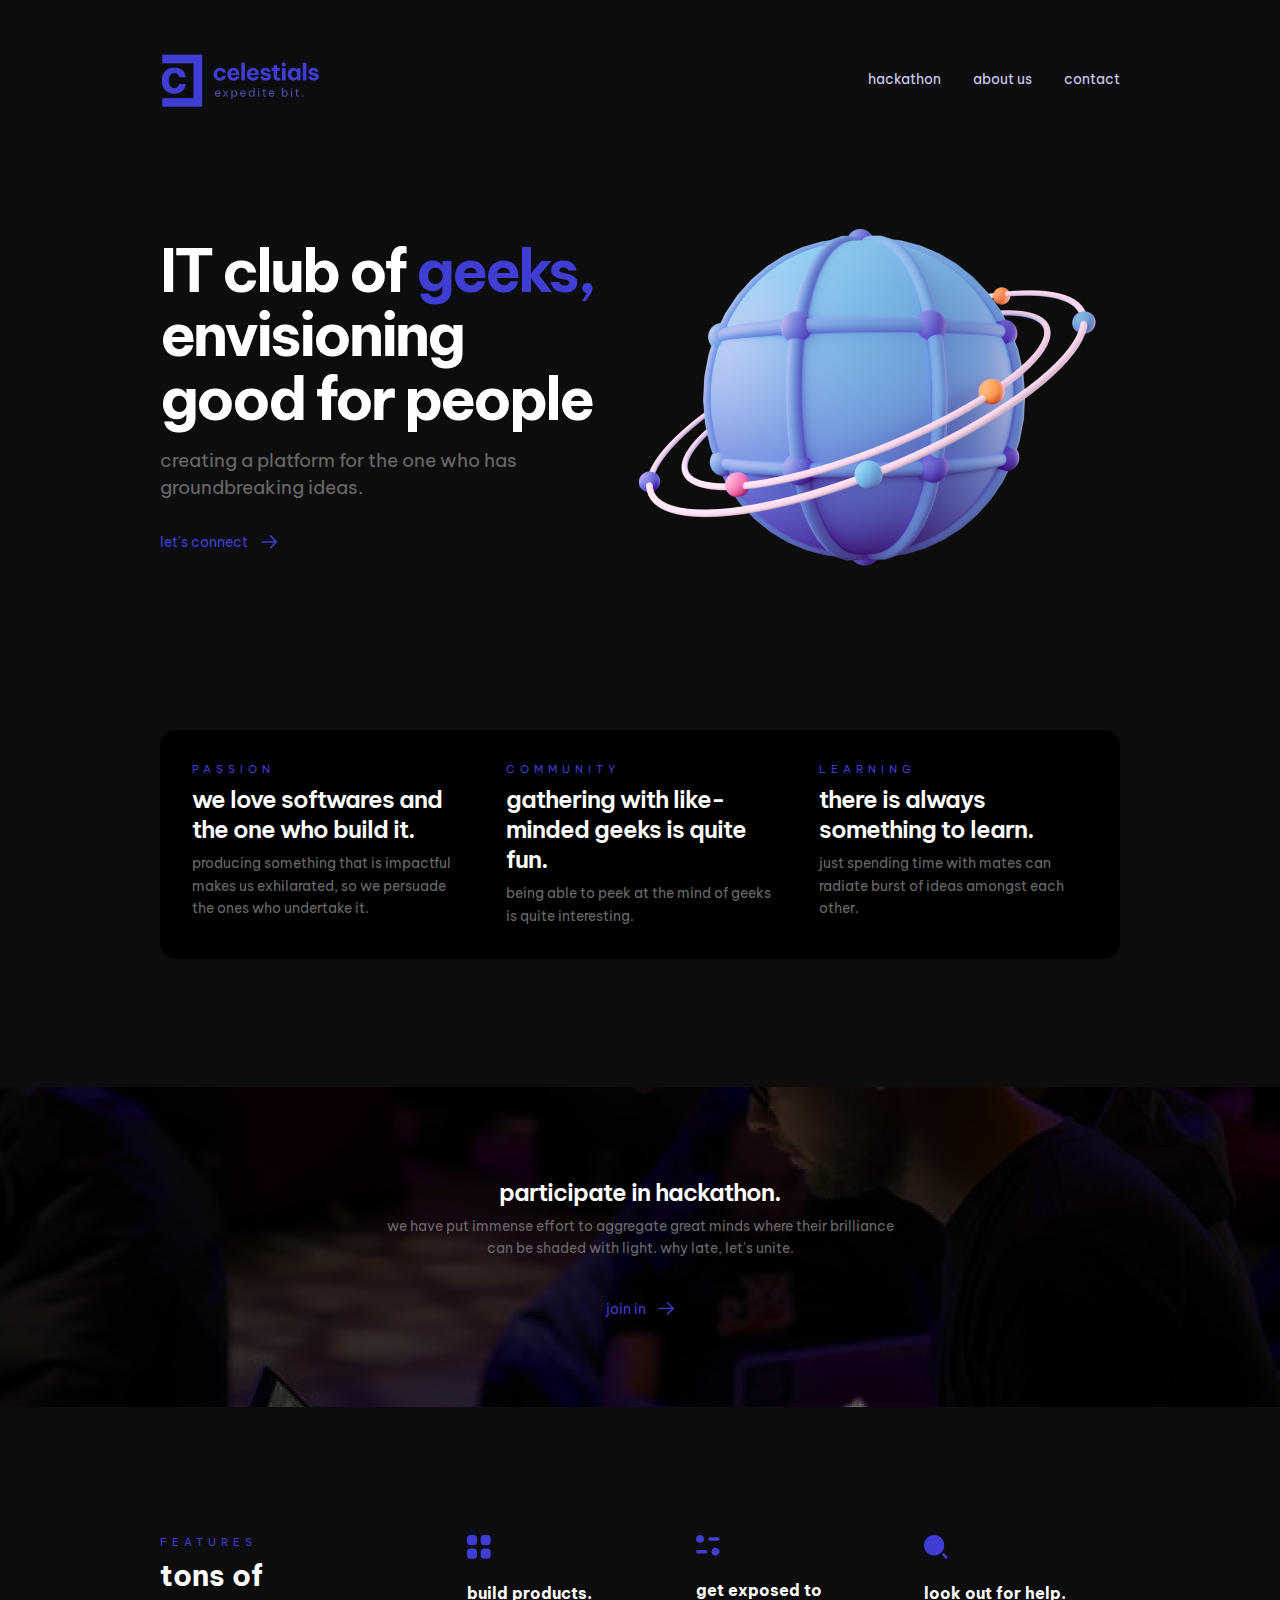
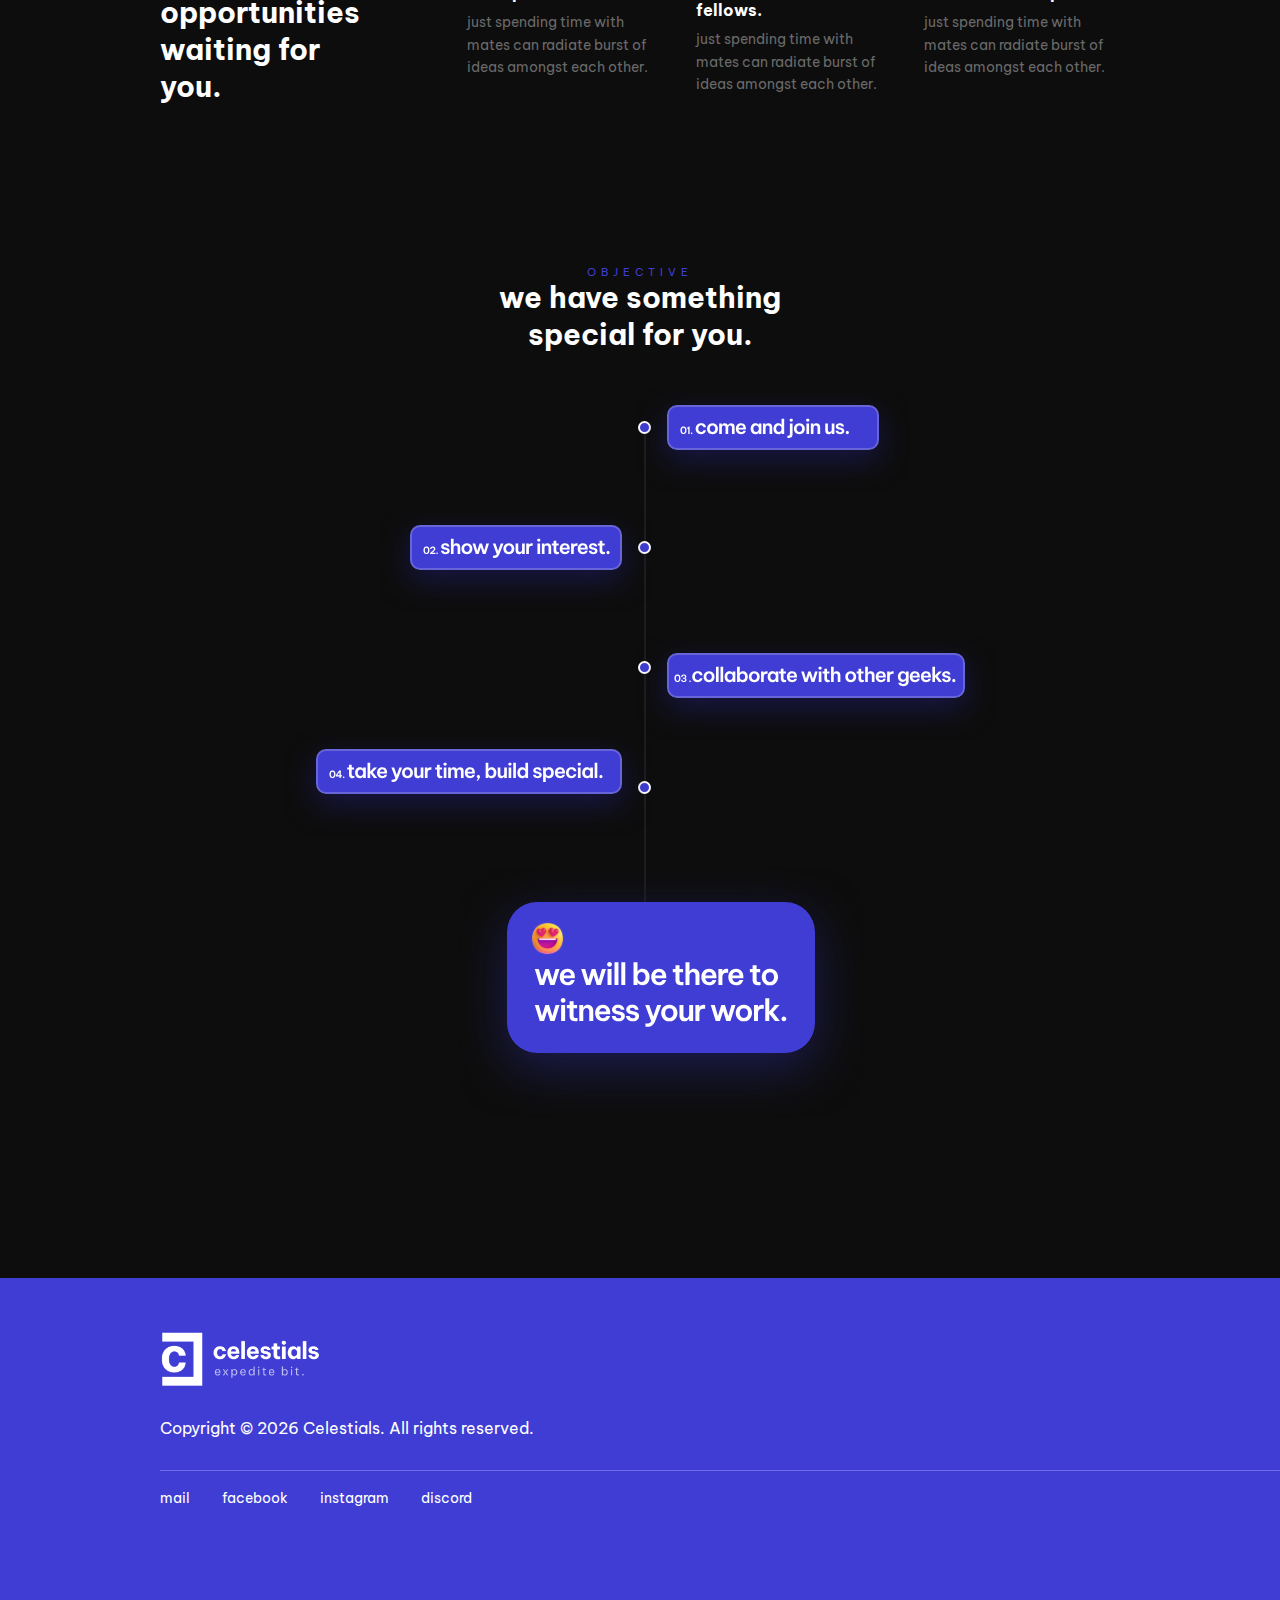
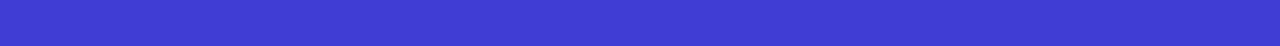
<file: index.html>
<!DOCTYPE html>
<html lang="en">
<head>
    <meta charset="UTF-8">
    <meta http-equiv="X-UA-Compatible" content="IE=edge">
    <meta name="viewport" content="width=device-width, initial-scale=1.0">
    <title>Celestials</title>
    <link rel="shortcut icon" href="images/Celestials.png" type="image/x-icon">
    <link rel="stylesheet" href="Css/style.css">
</head>
<body>
    <nav>
        <img src="images/celestials logo.png" alt="" class="logo" onclick="document.location.href='index.html'">
        <ul class="nav-link">
            <li><a href="hackathon.html">hackathon</a></li>
            <li><a href="about.html">about us</a></li>
            <li><a href="contact.html">contact</a></li>
        </ul>
    </nav>
    <main>
        <div class="content">
            <h1 class="statement">
                IT club of <span class="primary-clr">geeks,</span> envisioning good for people
            </h1>
            <p class="subtitle">creating a platform for the one who has groundbreaking ideas.</p>
            <div class="btn">
                <h3 class="cta-btn" onclick="document.location.href='mailto:celestialsclub@gmail.com'">let's connect</h3>
                <img src="images/arrow.svg" alt="" class="arrow">
            </div>
        </div>
        <img src="images/earth.png" class="landing-img" alt="">
    </main>
    <article>
        <div class="info">
            <p class="tag">PASSION</p>
            <h2 class="info-title">we love softwares and the one who build it.</h2>
            <p class="info-content">producing something that is impactful makes us exhilarated, so we persuade the ones who undertake it.</p>
        </div>
        <div class="info">
            <p class="tag">COMMUNITY</p>
            <h2 class="info-title">gathering with like-minded geeks is quite fun.</h2>
            <p class="info-content">being able to peek at the mind of geeks is quite interesting.</p>
        </div>
        <div class="info">
            <p class="tag">LEARNING</p>
            <h2 class="info-title">there is always something to learn.</h2>
            <p class="info-content">just spending time with mates can radiate burst of ideas amongst each other.</p>
        </div>
    </article>
    <div class="hackathon">
        <h2 class="info-title">participate in hackathon.</h2>
        <p class="wide-content">we have put immense effort to aggregate great minds where their brilliance can be shaded with light. why late, let's unite.</p>
        <div class="btn">
            <h3 class="cta-btn">join in</h3>
            <img src="images/arrow.svg" alt="" class="arrow">
        </div>
    </div>
    <div class="features">
        <div class="features-header">
            <p class="tag">FEATURES</p>
            <h2 class="features-heading">tons of opportunities waiting for you.</h2>
        </div>
        <div class="features-content">
            <div class="info">
                <img src="images/icon-app.svg" alt="" class="features-icon">
                <h2 class="features-title">build products.</h2>
                <p class="info-content">just spending time with mates can radiate burst of ideas amongst each other.</p>
            </div>
            <div class="info">
                <img src="images/icon-fellows.svg" alt="" class="features-icon">
                <h2 class="features-title">get exposed to fellows.</h2>
                <p class="info-content">just spending time with mates can radiate burst of ideas amongst each other.</p>
            </div>
            <div class="info">
                <img src="images/icon-help.svg" alt="" class="features-icon">
                <h2 class="features-title">look out for help.</h2>
                <p class="info-content">just spending time with mates can radiate burst of ideas amongst each other.</p>
            </div>
        </div>
    </div>
    <div class="objective">
        <div class="objective-header">
            <p class="tag">OBJECTIVE</p>
            <h2 class="features-heading">we have something special for you.</h2>
        </div>
        <img src="images/objective.svg" alt="" class="objective-img">
    </div>
    <footer>
        <img src="images/celestials-white.png" alt="" class="footer-logo">
        <p class="copyright">Copyright © <script>document.write(new Date().getFullYear())</script> Celestials. All rights reserved.</p>
        <ul class="footer-link">
            <li><a href="#">mail</a></li>
            <li><a href="#">facebook</a></li>
            <li><a href="#">instagram</a></li>
            <li><a href="#">discord</a></li>
        </ul>
    </footer>
</body>
</html>
</file>
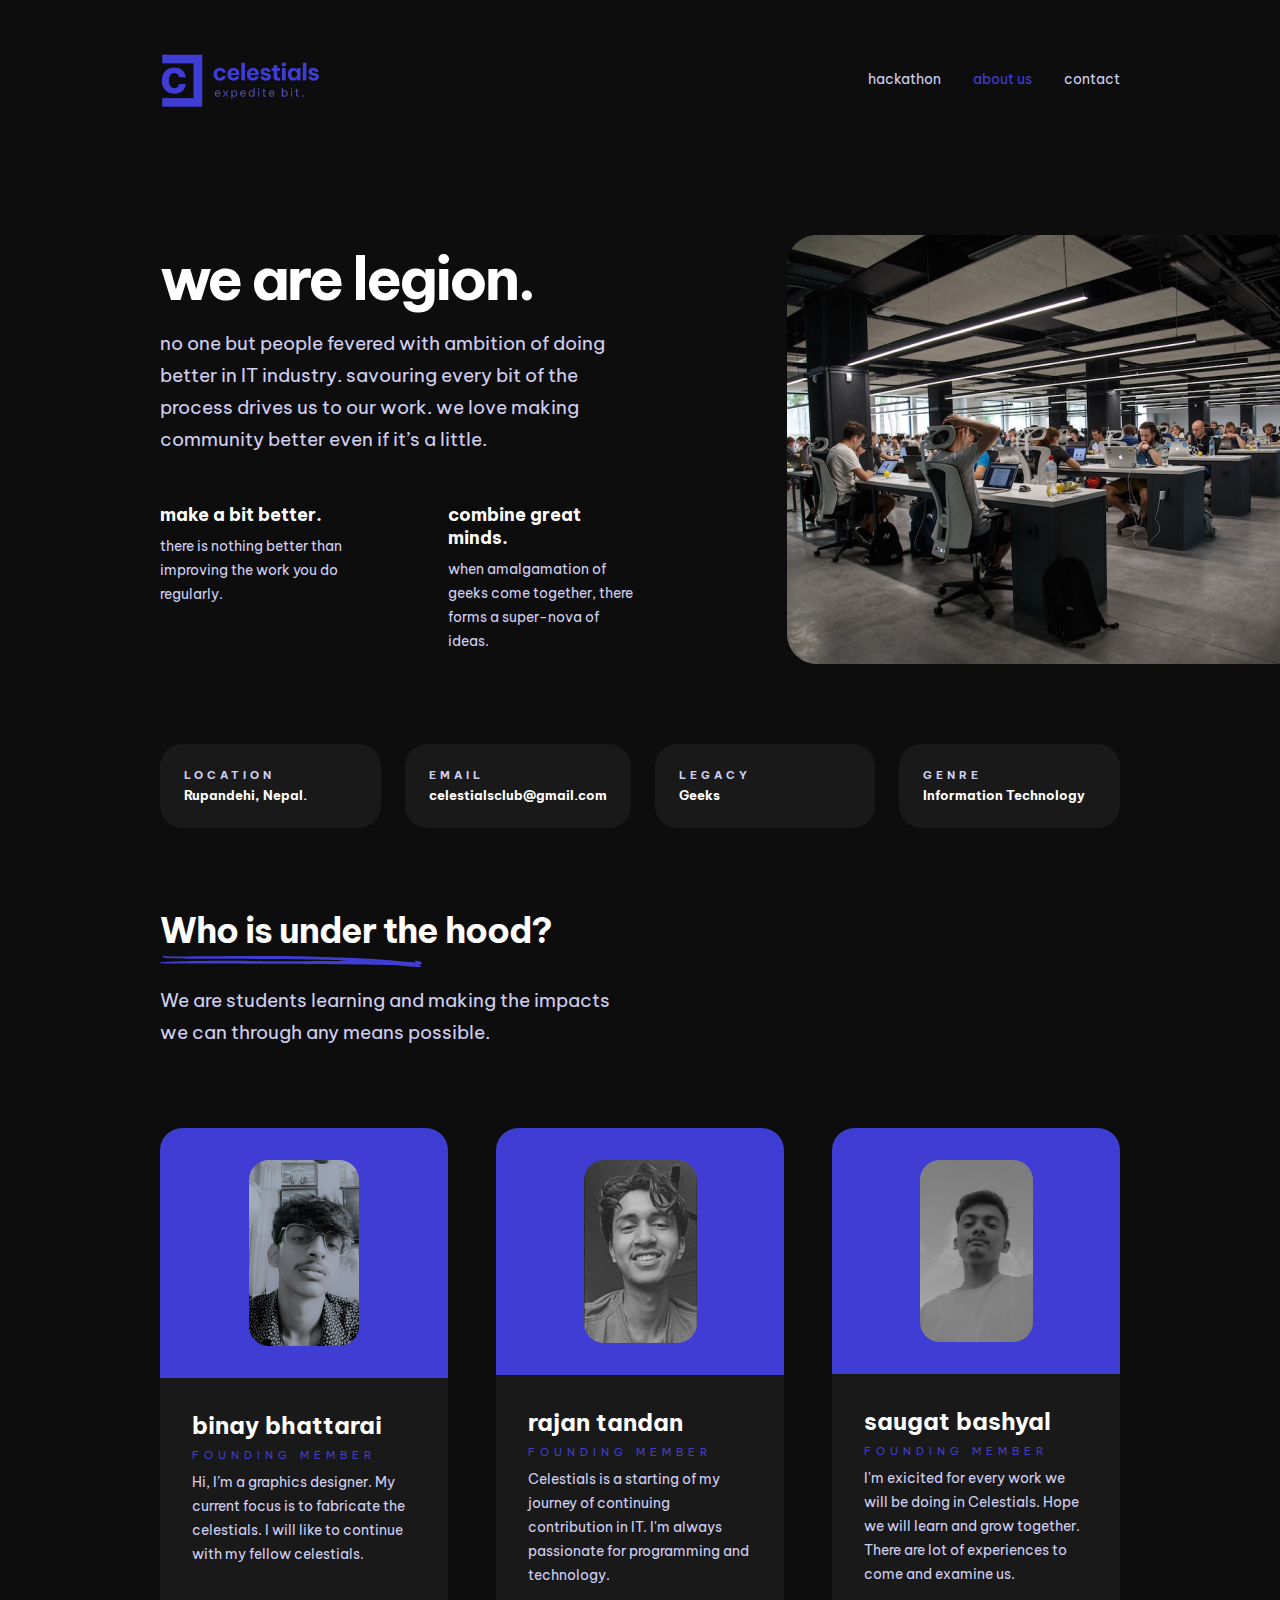
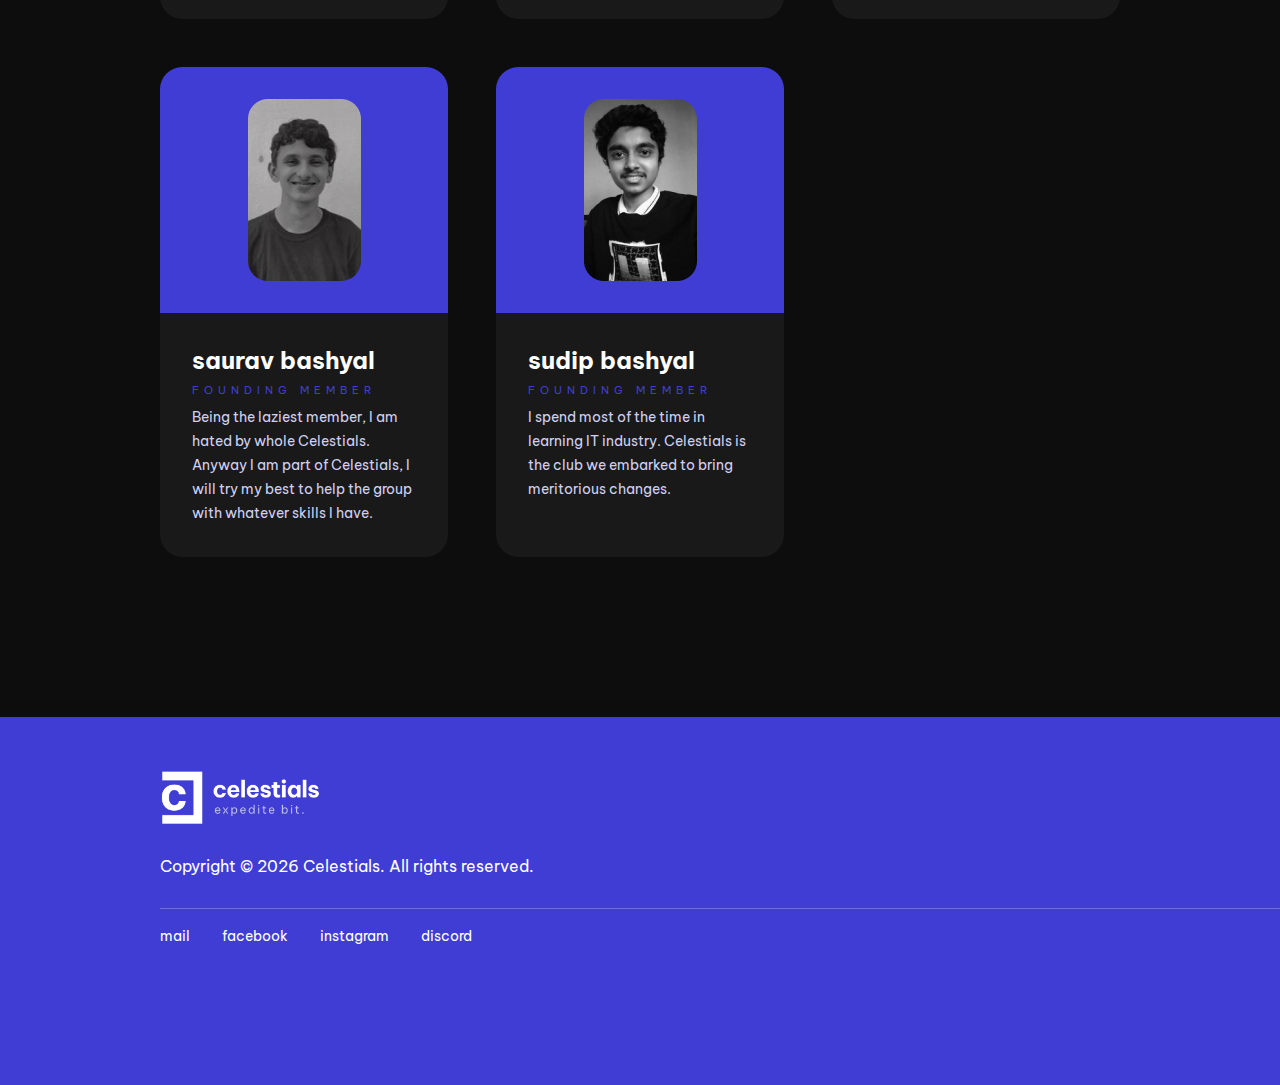
<file: about.html>
<!DOCTYPE html>
<html lang="en">
<head>
    <meta charset="UTF-8">
    <meta http-equiv="X-UA-Compatible" content="IE=edge">
    <meta name="viewport" content="width=device-width, initial-scale=1.0">
    <title>Celestials</title>
    <link rel="shortcut icon" href="images/Celestials.png" type="image/x-icon">
    <link rel="stylesheet" href="Css/style.css">
</head>
<body>
    <nav>
        <img src="images/celestials logo.png" alt="" class="logo" onclick="document.location.href='index.html'">
        <ul class="nav-link">
            <li><a href="hackathon.html">hackathon</a></li>
            <li><a href="about.html" class="active-link">about us</a></li>
            <li><a href="contact.html">contact</a></li>
        </ul>
    </nav>
    <main class="about-content">
        <div class="content">
            <h1 class="statement">
                we are legion.
            </h1>
            <p class="about-para">no one but people fevered with ambition of doing better in IT industry. savouring every bit of the process drives us to our work. we love making community better even if it’s a little.</p>
            <div class="tiny-content">
                <div class="tiny">
                    <h4 class="tiny-heading">make a bit better.</h4>
                    <p class="tiny-para">there is nothing better than improving the work you do regularly.</p>
                </div>
                <div class="tiny">
                    <h4 class="tiny-heading">combine great minds.</h4>
                    <p class="tiny-para">when amalgamation of geeks come together, there forms a super-nova of ideas.</p>
                </div>
            </div>
        </div>
        <img src="images/legion.png" class="about-img" alt="">
    </main>
    <div class="about-info">
        <div class="info-box">
            <h5 class="info-box-title">LOCATION</h5>
            <h5 class="info-data">Rupandehi, Nepal.</h5>
        </div>
        <div class="info-box">
            <h5 class="info-box-title">EMAIL</h5>
            <h5 class="info-data">celestialsclub@gmail.com</h5>
        </div>
        <div class="info-box">
            <h5 class="info-box-title">LEGACY</h5>
            <h5 class="info-data">Geeks</h5>
        </div>
        <div class="info-box">
            <h5 class="info-box-title">GENRE</h5>
            <h5 class="info-data">Information Technology</h5>
        </div>
    </div>
    <div class="team">
        <div class="team-content">
            <h2 class="team-title">Who is under the hood?</h2>
            <p class="about-para">We are students learning and making the impacts we can through any means possible.</p>
        </div>
        <div class="team-profile">
            <div class="team-card">
                <div class="pic-box">
                    <img src="images/team-binay.png" alt="" class="team-img">
                </div>
                <div class="team-info">
                    <h2 class="member-name">binay bhattarai</h2>
                    <p class="tag">FOUNDING MEMBER</p>
                    <p class="tiny-para">   Hi, I’m a graphics designer. My current focus is to fabricate the celestials. I will like to continue with my fellow celestials.</p>
                </div>
            </div>
            <div class="team-card">
                <div class="pic-box">
                    <img src="images/team-rajan.png" alt="" class="team-img">
                </div>
                <div class="team-info">
                    <h2 class="member-name">rajan tandan</h2>
                    <p class="tag">FOUNDING MEMBER</p>
                    <p class="tiny-para">Celestials is a starting of my journey of continuing contribution in IT. I'm always passionate for programming and technology.</p>
                </div>
            </div>
            <div class="team-card">
                <div class="pic-box">
                    <img src="images/team-saugat.png" alt="" class="team-img">
                </div>
                <div class="team-info">
                    <h2 class="member-name">saugat bashyal</h2>
                    <p class="tag">FOUNDING MEMBER</p>
                    <p class="tiny-para">I'm exicited for every work we will be doing in Celestials. Hope we will learn and grow together. There are lot of experiences to come and examine us.</p>
                </div>
            </div>
            <div class="team-card">
                <div class="pic-box">
                    <img src="images/team-saurav.png" alt="" class="team-img">
                </div>
                <div class="team-info">
                    <h2 class="member-name">saurav bashyal</h2>
                    <p class="tag">FOUNDING MEMBER</p>
                    <p class="tiny-para">Being the laziest member, I am hated by whole Celestials. Anyway I am part of Celestials, I will try my best to help the group with whatever skills I have.</p>
                </div>
            </div>
            <div class="team-card">
                <div class="pic-box">
                    <img src="images/team-sudip.png" alt="" class="team-img">
                </div>
                <div class="team-info">
                    <h2 class="member-name">sudip bashyal</h2>
                    <p class="tag">FOUNDING MEMBER</p>
                    <p class="tiny-para">I spend most of the time in learning IT industry. Celestials is the club we embarked to bring meritorious changes.</p>
                </div>
            </div>
        </div>
    </div>
    <footer>
        <img src="images/celestials-white.png" alt="" class="footer-logo">
        <p class="copyright">Copyright © <script>document.write(new Date().getFullYear())</script> Celestials. All rights reserved.</p>
        <ul class="footer-link">
            <li><a href="#">mail</a></li>
            <li><a href="#">facebook</a></li>
            <li><a href="#">instagram</a></li>
            <li><a href="#">discord</a></li>
        </ul>
    </footer>
</body>
</html>
</file>
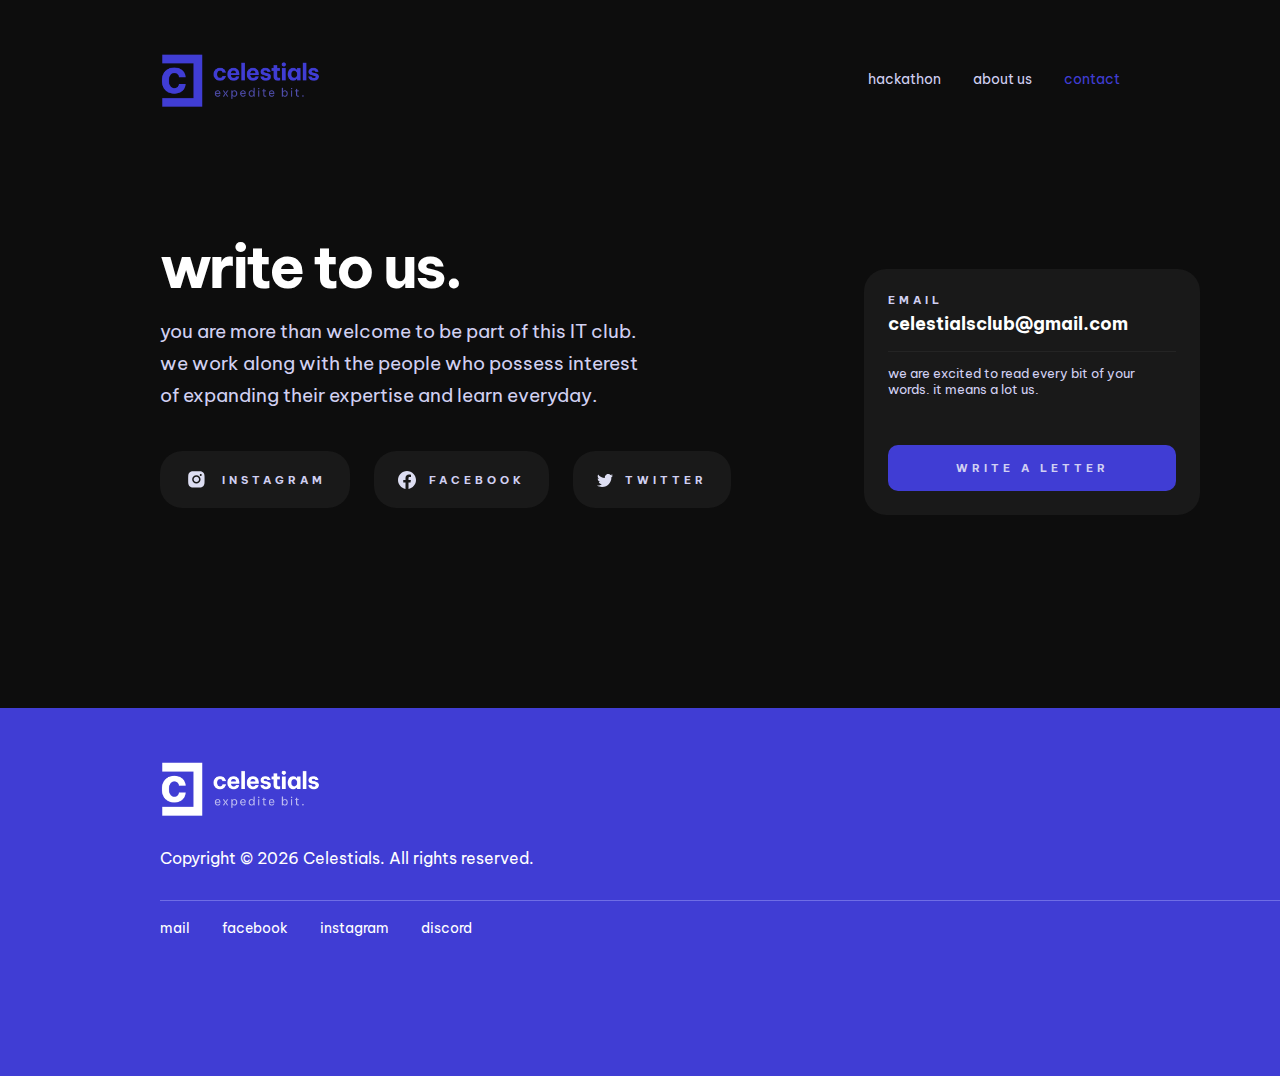
<file: contact.html>
<!DOCTYPE html>
<html lang="en">
<head>
    <meta charset="UTF-8">
    <meta http-equiv="X-UA-Compatible" content="IE=edge">
    <meta name="viewport" content="width=device-width, initial-scale=1.0">
    <title>Celestials</title>
    <link rel="shortcut icon" href="images/Celestials.png" type="image/x-icon">
    <link rel="stylesheet" href="Css/style.css">
</head>
<body>
    <nav>
        <img src="images/celestials logo.png" alt="" class="logo" onclick="document.location.href='index.html'">
        <ul class="nav-link">
            <li><a href="hackathon.html">hackathon</a></li>
            <li><a href="about.html">about us</a></li>
            <li><a href="contact.html" class="active-link">contact</a></li>
        </ul>
    </nav>
    <main class="contact-content">
        <div class="content">
            <h1 class="statement">
                write to us.
            </h1>
            <p class="about-para">you are more than welcome to be part of this IT club. we work along with the people who possess interest of expanding their expertise and learn everyday.</p>
            <div class="sm-info">
                <div class="sm-box">
                    <img src="images/icon-insta.svg" alt="" class="sm-icon">
                    <h5 class="sm-box-title">INSTAGRAM</h5>
                </div>
                <div class="sm-box">
                    <img src="images/icon-fb.svg" alt="" class="sm-icon">
                    <h5 class="sm-box-title">FACEBOOK</h5>
                </div>
                <div class="sm-box">
                    <img src="images/icon-twitter.svg" alt="" class="sm-icon">
                    <h5 class="sm-box-title">TWITTER</h5>
                </div>
            </div>
        </div>
        <div class="contact-box">
            <div class="info-box">
                <h5 class="info-box-title">EMAIL</h5>
                <h5 class="email-data">celestialsclub@gmail.com</h5>
                <p class="tiny-text">we are excited to read every bit of your words. it means a lot us.</p>
                <button class="primary-btn" onclick="document.location.href='mailto:celestialsclub@gmail.com'">
                    <h5 class="sm-box-title">WRITE A LETTER</h5>
                </button>
            </div>
        </div>
    </main>
    <footer>
        <img src="images/celestials-white.png" alt="" class="footer-logo">
        <p class="copyright">Copyright © <script>document.write(new Date().getFullYear())</script> Celestials. All rights reserved.</p>
        <ul class="footer-link">
            <li><a href="#">mail</a></li>
            <li><a href="#">facebook</a></li>
            <li><a href="#">instagram</a></li>
            <li><a href="#">discord</a></li>
        </ul>
    </footer>
</body>
</html>
</file>
<file: Css/style.css>
@import url('https://fonts.googleapis.com/css2?family=Be+Vietnam+Pro:wght@200;400;500;600;700;800&display=swap');

/*let's do some code*/
:root{
    --primary-clr: #403DD4;
    --text-light: #D1D0F2;
    --white: #fff;
    --mid-: #242424;
    --dark: #0D0D0D;
    --text-sec: #696969;
    --light-blue: #6F6DE5;
    --pale-dark: #191919;
}
::-webkit-scrollbar{
    width: 0.9rem;
    background-color: var(--mid-);
}
::-webkit-scrollbar-thumb{
    background-color: var(--text-sec);
    border-radius: 1rem;
}
*{
    margin: 0;
    padding: 0;
    font-family: 'Be Vietnam Pro', sans-serif;  
    color: var(--white);
    scroll-behavior: smooth;
}
body{
    background-color: var(--dark);
    padding: 3rem 10rem;
    padding-bottom: 0;
    overflow-x: hidden;
}
img{
    -webkit-user-drag: none;
}
.logo{
    width: 10rem;
}
.logo:hover{
    cursor: pointer;
}
nav{
    display: flex;
    justify-content: space-between;
    align-items: center;
}
ul > li > a{
    color: var(--text-light);
    list-style: none;
    text-decoration: none;
    font-size: 0.9rem;
    transition: all ease 0.5s;
}
ul > li > a:hover{
    color: var(--white);
}
ul{
    display: flex;
    align-items: center;
    gap: 2rem;
    list-style: none;
}
.primary-clr{
    color: var(--primary-clr);
}
.statement{
    font-size: 3.7rem;
    letter-spacing: -3px;
    line-height: 4rem;
    margin-bottom: 1rem;
}
.subtitle{
    font-size: 1.2rem;
    color: var(--text-sec);
    margin-bottom: 2rem;
    line-height: 1.7rem;
}
main{
    margin-top: 2rem;
    display: flex;
    align-items: center;
}
.landing-img{
    animation-name: float;
    animation-duration: 7s;
    animation-direction: alternate;
    animation-iteration-count: infinite;
}
@keyframes float{
    from{
        transform: translateY(-1rem);
    }
    to{
        transform: translateY(1rem);
    }
}
.content{
    width: 50%;
}
.btn{
    display: flex;
    justify-content: left;
    align-items: center;
    gap: 0.8rem;
    transition: all ease-in 0.1s;
}
.btn:hover{
    cursor: pointer;
    gap: 1rem;
}
.cta-btn{
    font-size: 0.9rem;
    font-weight: normal;
    color: var(--primary-clr);
}
.arrow{
    width: 1rem;
}
article{
    margin-top: 5rem;
    display: flex;
    justify-content: space-between;
    background-color: rgb(0, 0, 0);
    padding: 2rem;
    border-radius: 1rem;
}
.info{
    z-index: 100;
    width: 30%;
    display: flex;
    flex-direction: column;
    gap: 0.5rem;
}
.tag{
    font-size: 0.7rem;
    color: var(--primary-clr);
    letter-spacing: 5px;
}
.info-title{
    font-size: 1.5rem;
    letter-spacing: -1px;
    font-weight: 600;
}
.info-content{
    font-size: 0.9rem;
    color: var(--text-sec);
    line-height: 1.4rem;
}
.hackathon{
    display: flex;
    justify-content: center;
    align-items: center;
    flex-direction: column;
    gap: 0.5rem;
    margin-top: 8rem;
    background-image: url("../images/hackathon.png");
    margin-left: -10rem;
    width: 100vw;
    height: 20rem;
}
.wide-content{
    width: 40%;
    font-size: 0.9rem;
    color: var(--text-sec);
    line-height: 1.4rem;
    text-align: center;
    margin-bottom: 2rem;
}
.features{
    margin-top: 8rem;
    display: flex;
    justify-content: space-between;
    gap: 5rem;
}
.features-header{
    display: flex;
    flex-direction: column;
    gap: 0.5rem;
}
.features-content{
    display: flex;
    justify-content: space-between;
}
.features-title{
    font-size: 1rem;
}
.features-icon{
    width: 1.5rem;
    margin-bottom: 1rem;
}
.features-heading{
    font-size: 1.8rem;
}
.objective{
    margin-top: 10rem;
    display: flex;
    flex-direction: column;
    align-items: center;
}
.objective-header{
    display: flex;
    justify-content: center;
    align-items: center;
    flex-direction: column;
    width: 30%;
    text-align: center;
}
.objective-img{
    margin-top: 2rem;
}
footer{
    width: 100vw;
    display: flex;
    flex-direction: column;
    background-color: var(--primary-clr);
    height: 17rem;
    margin-left: -10rem;
    margin-top: 10rem;
    padding: 3rem 10rem;
}
.footer-logo{
    width: 10rem; 
}
.copyright{
    margin: 2rem 0;
}
.footer-link{
    width: 100%;
    display: flex;
    border-top: 1px solid var(--light-blue);
    padding: 1rem 0;
}
.footer-link > li > a{
    color: var(--white) !important;
}
.about-para{
    color: var(--text-light);
    font-size: 1.2rem;
    line-height: 2rem;
}
.tiny-content{
    display: flex;
    justify-content: space-between;
    margin-top: 3rem;
}
.tiny{
    display: flex;
    flex-direction: column;
    width: 40%;
    gap: 0.5rem;
}
.tiny-heading{
    font-size: 1.1rem;
}
.tiny-para{
    font-size: 0.9rem;
    line-height: 1.5rem;
    color: var(--text-light);
}
.about-img{
    margin-right: -10rem;
}
.about-content{
    margin-top: 8rem;
    display: flex;
    justify-content: space-between;
}
.about-info{
    margin: 5rem 0;
    display: flex;
    justify-content: space-between;
    gap: 1.5rem;
}
.info-box{
    padding: 1.5rem;
    background-color: var(--pale-dark);
    border-radius: 1.4rem;
    width: 100%;
}
.info-box-title{
    font-size: 0.7rem;
    color: var(--text-light);
    letter-spacing: 4px;
    margin-bottom: 0.3rem;
}
.team{
    display: flex;
    flex-direction: column;
    gap: 5rem;
}
.team-title{
    position: relative;
    font-size: 2.2rem;
    letter-spacing: -1px;
    margin-bottom: 2rem;
}
.team-title::after{
    content: "";
    background-image: url('../images/brush.svg');
    background-repeat: no-repeat;
    height: 0.8rem;
    width: 100%;
    position: absolute;
    left: 0;
    top: 3rem;
}
.team-profile{
    width: 100%;
    display: grid;
    grid-template-columns: 30% 30% 30%;
    gap: 3rem;
}
.team-content{
    width: 50%;
}
.team-card{
    background-color: var(--pale-dark);
    border-radius: 1.4rem;
}
.pic-box{
    background-color: var(--primary-clr);
    border-top-left-radius: 1.4rem;
    border-top-right-radius: 1.4rem;
    display: flex;
    justify-content: center;
    align-items: center;
    padding: 2rem;
}
.team-info{
    padding: 2rem;
    display: flex;
    flex-direction: column;
    gap: 0.5rem;
}
.sm-box{
    display: flex;
    justify-content: center;
    align-items: center;
    padding: 1rem 1.5rem;
    background-color: var(--pale-dark);
    border-radius: 1.4rem;
    width: 100%;
    gap: 0.8rem;
    transition: all ease-out 0.2s;
}
.sm-box:hover, .primary-btn:hover{
    cursor: pointer;
}
.sm-box:active, .primary-btn:active{
    transform: scale(0.9);
}
.sm-box-title{
    font-size: 0.7rem;
    color: var(--text-light);
    letter-spacing: 4px;
}
.sm-info{
    margin: 2.5rem 0;
    display: flex;
    justify-content: space-between;
    gap: 1.5rem;
}
.tiny-text{
    font-size: 0.8rem;
    color: var(--text-light);
    margin-top: 1rem;
    margin-bottom: 3rem;
    border-top: 1px solid var(--mid-);
    padding-top: 0.8rem;
}
.contact-content{
    margin-top: 8rem;
    display: flex;
    justify-content: space-between;
    gap: 14rem;
}
.primary-btn{
    width: 100%;
    padding: 1rem;
    background-color: var(--primary-clr);
    border-radius: 10px;
    position: relative;
    border: none;
    outline: none;
    transition: all ease-out 0.2s;
}
.email-data{
    font-size: 1.1rem;
}
.active-link{
    color: var(--primary-clr);
}
</file>
